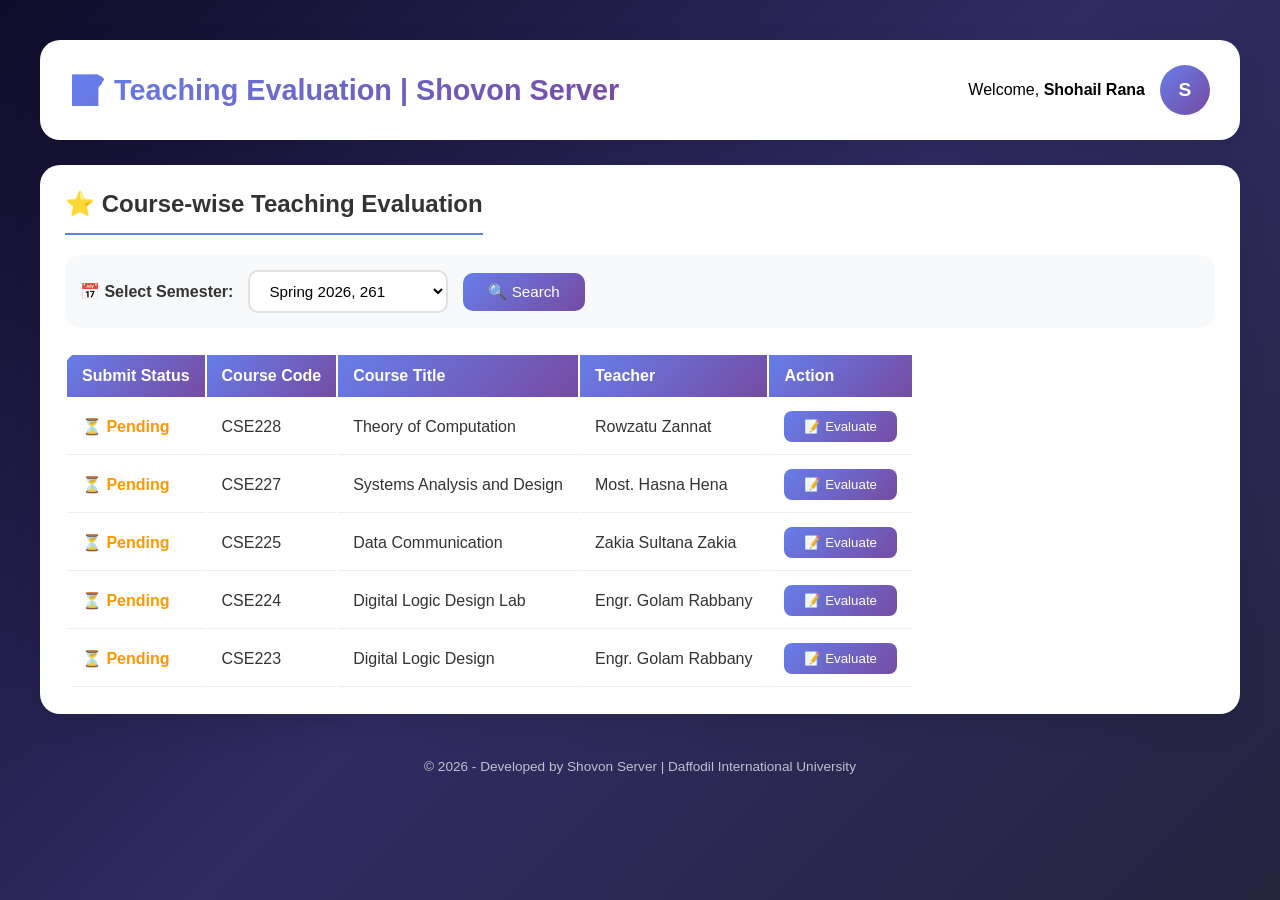
<file: 11.html>
<!DOCTYPE html>
<html lang="en">
<head>
    <meta charset="UTF-8">
    <meta name="viewport" content="width=device-width, initial-scale=1.0">
    <title>Teaching Evaluation - DIU Student Portal</title>
    <style>
        * {
            margin: 0;
            padding: 0;
            box-sizing: border-box;
            font-family: 'Poppins', 'Segoe UI', sans-serif;
        }

        body {
            background: linear-gradient(135deg, #0f0c29, #302b63, #24243e);
            min-height: 100vh;
            padding: 40px 20px;
        }

        .container {
            max-width: 1200px;
            margin: 0 auto;
        }

        /* Header Section */
        .header {
            background: white;
            padding: 25px 30px;
            border-radius: 20px;
            margin-bottom: 25px;
            display: flex;
            justify-content: space-between;
            align-items: center;
            box-shadow: 0 10px 30px rgba(0,0,0,0.1);
        }

        .header h1 {
            font-size: 1.8em;
            background: linear-gradient(135deg, #667eea, #764ba2);
            -webkit-background-clip: text;
            -webkit-text-fill-color: transparent;
        }

        .user-info {
            display: flex;
            align-items: center;
            gap: 15px;
        }

        .avatar {
            width: 50px;
            height: 50px;
            background: linear-gradient(135deg, #667eea, #764ba2);
            border-radius: 50%;
            display: flex;
            align-items: center;
            justify-content: center;
            font-weight: bold;
            font-size: 1.2em;
            color: white;
        }

        /* Card Styles */
        .card {
            background: white;
            border-radius: 20px;
            padding: 25px;
            margin-bottom: 25px;
            box-shadow: 0 10px 30px rgba(0,0,0,0.1);
            animation: fadeIn 0.5s ease;
        }

        @keyframes fadeIn {
            from { opacity: 0; transform: translateY(20px); }
            to { opacity: 1; transform: translateY(0); }
        }

        .card h2 {
            color: #333;
            margin-bottom: 20px;
            padding-bottom: 15px;
            border-bottom: 2px solid #667eea;
            display: inline-block;
        }

        /* Semester Selector */
        .semester-selector {
            display: flex;
            gap: 15px;
            align-items: center;
            flex-wrap: wrap;
            margin-bottom: 25px;
            padding: 15px;
            background: #f8f9fa;
            border-radius: 15px;
        }

        .semester-selector label {
            font-weight: 600;
            color: #333;
        }

        .semester-selector select {
            padding: 10px 15px;
            border: 2px solid #e0e0e0;
            border-radius: 10px;
            font-size: 0.95em;
            background: white;
            cursor: pointer;
            min-width: 200px;
        }

        .semester-selector select:focus {
            outline: none;
            border-color: #667eea;
        }

        .btn-search {
            background: linear-gradient(135deg, #667eea, #764ba2);
            color: white;
            border: none;
            padding: 10px 25px;
            border-radius: 10px;
            cursor: pointer;
            font-size: 0.95em;
            transition: all 0.3s;
        }

        .btn-search:hover {
            transform: translateY(-2px);
            box-shadow: 0 5px 15px rgba(102,126,234,0.4);
        }

        /* Data Table */
        .data-table {
            width: 100%;
            background: white;
            border-radius: 15px;
            overflow-x: auto;
            display: block;
        }

        .data-table th {
            background: linear-gradient(135deg, #667eea, #764ba2);
            color: white;
            padding: 12px 15px;
            text-align: left;
            font-weight: 600;
        }

        .data-table td {
            padding: 12px 15px;
            border-bottom: 1px solid #eee;
            color: #333;
        }

        .data-table tr:hover {
            background: #f5f5f5;
        }

        /* Status Badges */
        .status-submitted {
            color: #4caf50;
            font-weight: 600;
        }

        .status-pending {
            color: #ff9800;
            font-weight: 600;
        }

        /* Evaluate Button */
        .eval-btn {
            background: linear-gradient(135deg, #667eea, #764ba2);
            color: white;
            border: none;
            padding: 8px 20px;
            border-radius: 8px;
            cursor: pointer;
            transition: all 0.3s;
        }

        .eval-btn:hover {
            transform: scale(1.02);
            box-shadow: 0 3px 10px rgba(102,126,234,0.3);
        }

        /* Modal */
        .modal {
            display: none;
            position: fixed;
            top: 0;
            left: 0;
            width: 100%;
            height: 100%;
            background: rgba(0,0,0,0.6);
            justify-content: center;
            align-items: center;
            z-index: 1000;
        }

        .modal-content {
            background: white;
            border-radius: 25px;
            max-width: 600px;
            width: 90%;
            max-height: 85vh;
            overflow-y: auto;
            animation: modalFadeIn 0.3s ease;
        }

        @keyframes modalFadeIn {
            from { opacity: 0; transform: scale(0.9); }
            to { opacity: 1; transform: scale(1); }
        }

        .modal-header {
            background: linear-gradient(135deg, #667eea, #764ba2);
            color: white;
            padding: 20px;
            border-radius: 25px 25px 0 0;
            display: flex;
            justify-content: space-between;
            align-items: center;
        }

        .modal-header h3 {
            font-size: 1.3em;
        }

        .close-modal {
            background: none;
            border: none;
            color: white;
            font-size: 1.5em;
            cursor: pointer;
        }

        .modal-body {
            padding: 25px;
        }

        /* Question Card */
        .question-card {
            background: #f8f9fa;
            border-radius: 12px;
            padding: 15px;
            margin-bottom: 15px;
        }

        .question-card p {
            font-weight: 600;
            color: #333;
            margin-bottom: 10px;
        }

        .rating-option {
            display: inline-block;
            margin-right: 12px;
            margin-bottom: 8px;
            cursor: pointer;
        }

        .rating-option input {
            margin-right: 5px;
            cursor: pointer;
        }

        .form-group {
            margin-top: 15px;
        }

        .form-group label {
            display: block;
            font-weight: 600;
            color: #333;
            margin-bottom: 8px;
        }

        .form-group textarea {
            width: 100%;
            padding: 12px;
            border: 2px solid #e0e0e0;
            border-radius: 12px;
            font-size: 0.95em;
            resize: vertical;
        }

        .form-group textarea:focus {
            outline: none;
            border-color: #667eea;
        }

        .submit-btn {
            background: linear-gradient(135deg, #667eea, #764ba2);
            color: white;
            border: none;
            padding: 12px 30px;
            border-radius: 10px;
            cursor: pointer;
            font-size: 1em;
            width: 100%;
            margin-top: 15px;
            transition: all 0.3s;
        }

        .submit-btn:hover {
            transform: translateY(-2px);
            box-shadow: 0 5px 15px rgba(102,126,234,0.4);
        }

        /* Footer */
        .footer {
            text-align: center;
            padding: 20px;
            color: rgba(255,255,255,0.7);
            font-size: 0.85em;
        }

        @media (max-width: 768px) {
            .header { flex-direction: column; text-align: center; gap: 15px; }
            .semester-selector { flex-direction: column; align-items: stretch; }
            .data-table th, .data-table td { padding: 8px 10px; font-size: 0.8em; }
            .rating-option { display: block; margin-bottom: 8px; }
        }
    </style>
</head>
<body>
    <div class="container">
        <!-- Header -->
        <div class="header">
            <h1>📝 Teaching Evaluation | Shovon Server</h1>
            <div class="user-info">
                <span>Welcome, <strong>Shohail Rana</strong></span>
                <div class="avatar">S</div>
            </div>
        </div>

        <!-- Main Card -->
        <div class="card">
            <h2>⭐ Course-wise Teaching Evaluation</h2>
            
            <!-- Semester Selector -->
            <div class="semester-selector">
                <label>📅 Select Semester:</label>
                <select id="semesterSelect">
                    <option value="Spring 2026">Spring 2026, 261</option>
                    <option value="Fall 2025">Fall 2025, 253</option>
                </select>
                <button class="btn-search" onclick="loadEvaluationData()">🔍 Search</button>
            </div>

            <!-- Evaluation Table -->
            <div id="evaluationTable">
                <table class="data-table">
                    <thead>
                        <tr>
                            <th>Submit Status</th>
                            <th>Course Code</th>
                            <th>Course Title</th>
                            <th>Teacher</th>
                            <th>Action</th>
                        </tr>
                    </thead>
                    <tbody id="tableBody">
                        <tr><td colspan="5" style="text-align:center">Loading...</td></tr>
                    </tbody>
                </table>
            </div>
        </div>

        <div class="footer">
            <p>© 2026 - Developed by Shovon Server | Daffodil International University</p>
        </div>
    </div>

    <!-- Evaluation Modal -->
    <div id="evalModal" class="modal">
        <div class="modal-content">
            <div class="modal-header">
                <h3>📝 Course Evaluation Form</h3>
                <button class="close-modal" onclick="closeModal()">&times;</button>
            </div>
            <div class="modal-body" id="evalQuestions">
                <!-- Questions will be loaded here -->
            </div>
        </div>
    </div>

    <script>
        // Sample Data
        let teachingEval = JSON.parse(localStorage.getItem('teaching_eval_shovon')) || {};

        const studentData = {
            name: 'Shohail Rana',
            id: '0242420005104192',
            courses: {
                'Spring 2026': [
                    { code: 'CSE228', title: 'Theory of Computation', credit: 3, teacher: 'Rowzatu Zannat' },
                    { code: 'CSE227', title: 'Systems Analysis and Design', credit: 3, teacher: 'Most. Hasna Hena' },
                    { code: 'CSE225', title: 'Data Communication', credit: 3, teacher: 'Zakia Sultana Zakia' },
                    { code: 'CSE224', title: 'Digital Logic Design Lab', credit: 1.5, teacher: 'Engr. Golam Rabbany' },
                    { code: 'CSE223', title: 'Digital Logic Design', credit: 3, teacher: 'Engr. Golam Rabbany' }
                ],
                'Fall 2025': [
                    { code: 'CSE221', title: 'Object Oriented Programming', credit: 3, teacher: 'Hasnur Jahan' },
                    { code: 'CSE222', title: 'OOP Lab', credit: 1.5, teacher: 'Hasnur Jahan' },
                    { code: 'CSE215', title: 'Electronic Devices', credit: 3, teacher: 'Mohammad Al Rasel' }
                ]
            }
        };

        let currentCourse = null;

        function loadEvaluationData() {
            const semester = document.getElementById('semesterSelect').value;
            const courses = studentData.courses[semester] || [];
            
            if (courses.length === 0) {
                document.getElementById('tableBody').innerHTML = '<tr><td colspan="5" style="text-align:center">No courses found for this semester</td></tr>';
                return;
            }

            let html = '';
            courses.forEach(course => {
                const isSubmitted = teachingEval[course.code];
                html += `
                    <tr>
                        <td>${isSubmitted ? '<span class="status-submitted">✅ Submitted</span>' : '<span class="status-pending">⏳ Pending</span>'}</td>
                        <td>${course.code}</td>
                        <td>${course.title}</td>
                        <td>${course.teacher}</td>
                        <td><button class="eval-btn" onclick="openEvaluationModal('${course.code}')" ${isSubmitted ? 'disabled style="opacity:0.5"' : ''}>📝 Evaluate</button></td>
                    </tr>
                `;
            });
            document.getElementById('tableBody').innerHTML = html;
        }

        function openEvaluationModal(courseCode) {
            currentCourse = courseCode;
            const course = findCourse(courseCode);
            
            const questionsHtml = `
                <div class="question-card">
                    <p>📌 <strong>1. Teaching Quality & Methodology:</strong></p>
                    <div>
                        <label class="rating-option"><input type="radio" name="q1" value="5"> ⭐⭐⭐⭐⭐ (Excellent)</label>
                        <label class="rating-option"><input type="radio" name="q1" value="4"> ⭐⭐⭐⭐ (Good)</label>
                        <label class="rating-option"><input type="radio" name="q1" value="3"> ⭐⭐⭐ (Average)</label>
                        <label class="rating-option"><input type="radio" name="q1" value="2"> ⭐⭐ (Poor)</label>
                        <label class="rating-option"><input type="radio" name="q1" value="1"> ⭐ (Very Poor)</label>
                    </div>
                </div>
                <div class="question-card">
                    <p>📌 <strong>2. Course Content & Material Quality:</strong></p>
                    <div>
                        <label class="rating-option"><input type="radio" name="q2" value="5"> Excellent</label>
                        <label class="rating-option"><input type="radio" name="q2" value="4"> Good</label>
                        <label class="rating-option"><input type="radio" name="q2" value="3"> Average</label>
                        <label class="rating-option"><input type="radio" name="q2" value="2"> Poor</label>
                        <label class="rating-option"><input type="radio" name="q2" value="1"> Very Poor</label>
                    </div>
                </div>
                <div class="question-card">
                    <p>📌 <strong>3. Communication & Student Interaction:</strong></p>
                    <div>
                        <label class="rating-option"><input type="radio" name="q3" value="5"> Excellent</label>
                        <label class="rating-option"><input type="radio" name="q3" value="4"> Good</label>
                        <label class="rating-option"><input type="radio" name="q3" value="3"> Average</label>
                        <label class="rating-option"><input type="radio" name="q3" value="2"> Poor</label>
                        <label class="rating-option"><input type="radio" name="q3" value="1"> Very Poor</label>
                    </div>
                </div>
                <div class="question-card">
                    <p>📌 <strong>4. Punctuality, Discipline & Class Management:</strong></p>
                    <div>
                        <label class="rating-option"><input type="radio" name="q4" value="5"> Excellent</label>
                        <label class="rating-option"><input type="radio" name="q4" value="4"> Good</label>
                        <label class="rating-option"><input type="radio" name="q4" value="3"> Average</label>
                        <label class="rating-option"><input type="radio" name="q4" value="2"> Poor</label>
                        <label class="rating-option"><input type="radio" name="q4" value="1"> Very Poor</label>
                    </div>
                </div>
                <div class="question-card">
                    <p>📌 <strong>5. Overall Satisfaction & Recommendation:</strong></p>
                    <div>
                        <label class="rating-option"><input type="radio" name="q5" value="5"> ⭐⭐⭐⭐⭐ (Highly Recommended)</label>
                        <label class="rating-option"><input type="radio" name="q5" value="4"> ⭐⭐⭐⭐ (Recommended)</label>
                        <label class="rating-option"><input type="radio" name="q5" value="3"> ⭐⭐⭐ (Neutral)</label>
                        <label class="rating-option"><input type="radio" name="q5" value="2"> ⭐⭐ (Not Recommended)</label>
                        <label class="rating-option"><input type="radio" name="q5" value="1"> ⭐ (Terrible)</label>
                    </div>
                </div>
                <div class="form-group">
                    <label>💬 Additional Comments / Feedback:</label>
                    <textarea id="evalComment" rows="4" placeholder="Share your valuable feedback about the course and teacher..."></textarea>
                </div>
                <button class="submit-btn" onclick="submitEvaluation()">✅ Submit Evaluation</button>
            `;
            document.getElementById('evalQuestions').innerHTML = questionsHtml;
            document.getElementById('evalModal').style.display = 'flex';
        }

        function findCourse(courseCode) {
            for (let semester in studentData.courses) {
                const found = studentData.courses[semester].find(c => c.code === courseCode);
                if (found) return found;
            }
            return null;
        }

        function submitEvaluation() {
            const q1 = document.querySelector('input[name="q1"]:checked')?.value;
            const q2 = document.querySelector('input[name="q2"]:checked')?.value;
            const q3 = document.querySelector('input[name="q3"]:checked')?.value;
            const q4 = document.querySelector('input[name="q4"]:checked')?.value;
            const q5 = document.querySelector('input[name="q5"]:checked')?.value;
            const comment = document.getElementById('evalComment')?.value;

            if (!q1 || !q2 || !q3 || !q4 || !q5) {
                alert('⚠️ Please answer all questions before submitting!');
                return;
            }

            teachingEval[currentCourse] = true;
            localStorage.setItem('teaching_eval_shovon', JSON.stringify(teachingEval));

            const totalScore = (parseInt(q1) + parseInt(q2) + parseInt(q3) + parseInt(q4) + parseInt(q5)) / 5;
            let rating = '';
            if (totalScore >= 4.5) rating = 'Excellent ⭐⭐⭐⭐⭐';
            else if (totalScore >= 3.5) rating = 'Good ⭐⭐⭐⭐';
            else if (totalScore >= 2.5) rating = 'Average ⭐⭐⭐';
            else rating = 'Needs Improvement ⭐⭐';

            alert(`✅ Evaluation Submitted Successfully!\n\nCourse: ${currentCourse}\nOverall Rating: ${rating}\n\nThank you for your valuable feedback!`);
            
            closeModal();
            loadEvaluationData();
        }

        function closeModal() {
            document.getElementById('evalModal').style.display = 'none';
            currentCourse = null;
        }

        // Load initial data
        loadEvaluationData();
    </script>
</body>
</html>
</file>
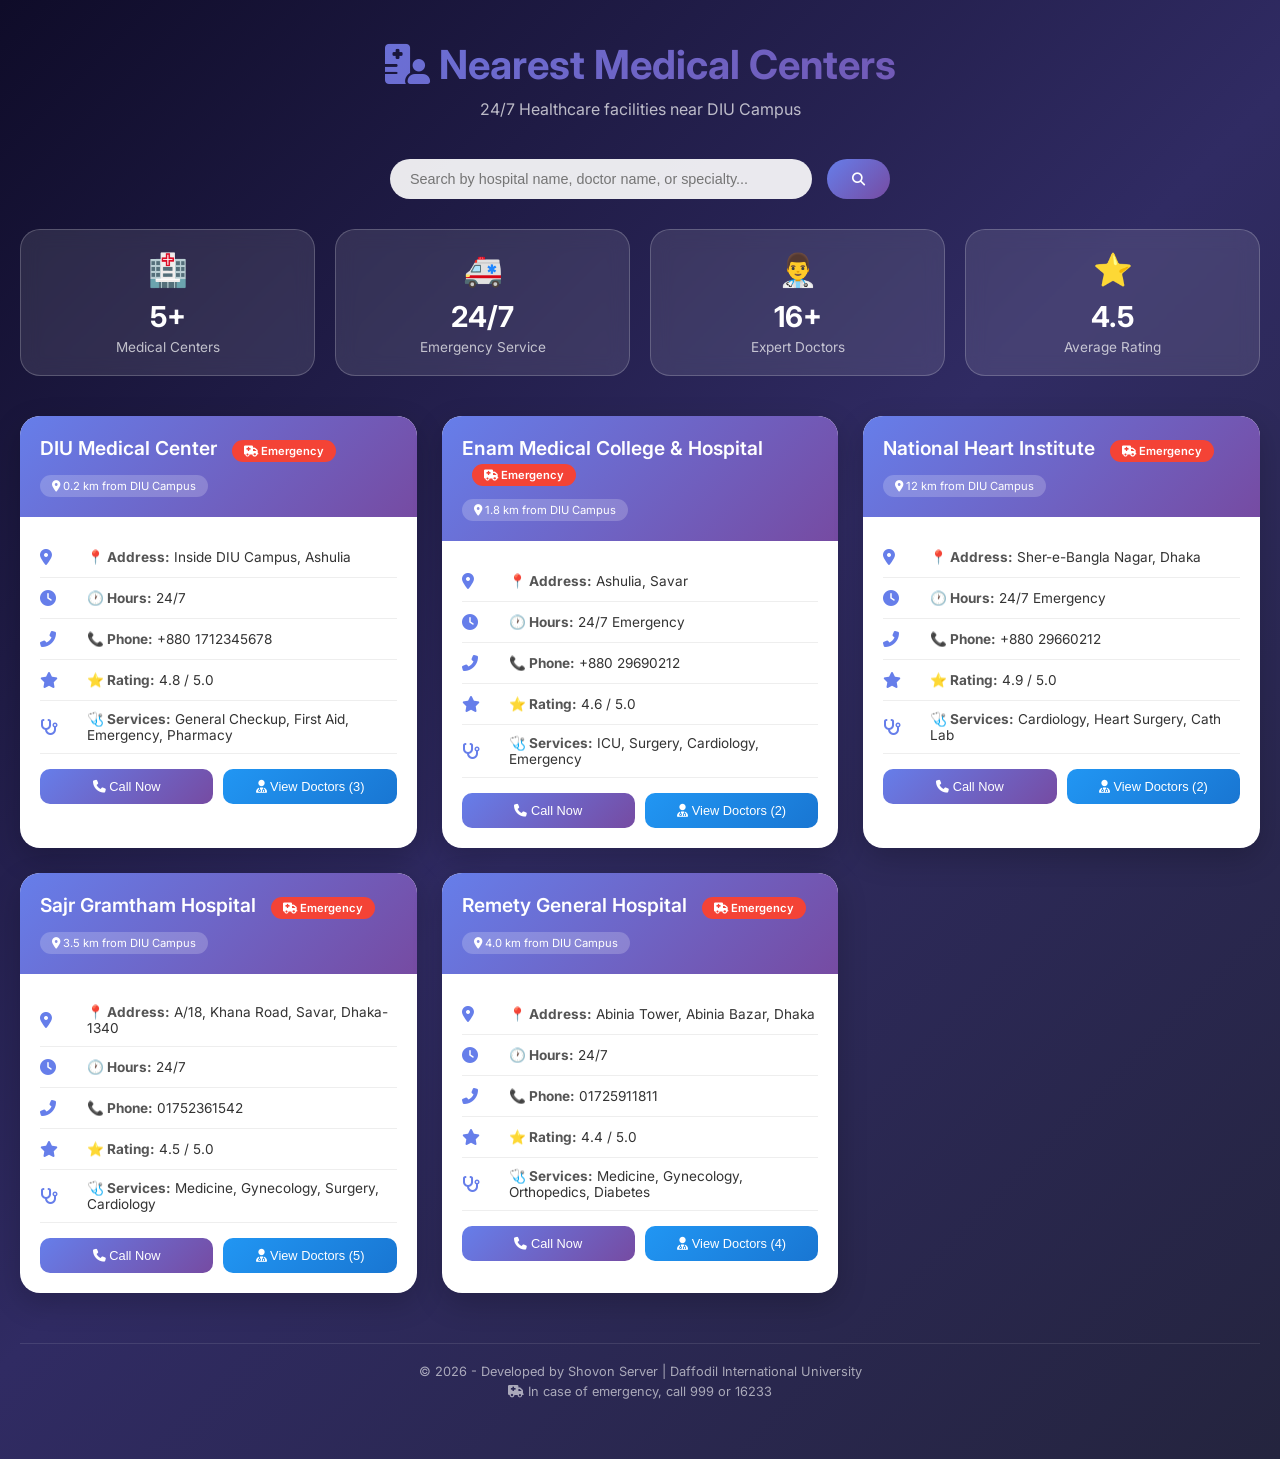
<file: 2.html>
<!DOCTYPE html>
<html lang="en">
<head>
    <meta charset="UTF-8">
    <meta name="viewport" content="width=device-width, initial-scale=1.0">
    <title>Nearest Medical - DIU Student Portal</title>
    <link href="https://fonts.googleapis.com/css2?family=Inter:wght@300;400;500;600;700;800&display=swap" rel="stylesheet">
    <link rel="stylesheet" href="https://cdnjs.cloudflare.com/ajax/libs/font-awesome/6.4.0/css/all.min.css">
    <style>
        * {
            margin: 0;
            padding: 0;
            box-sizing: border-box;
        }

        body {
            font-family: 'Inter', sans-serif;
            background: linear-gradient(135deg, #0f0c29, #302b63, #24243e);
            min-height: 100vh;
            padding: 40px 20px;
        }

        .container {
            max-width: 1400px;
            margin: 0 auto;
        }

        .header {
            text-align: center;
            margin-bottom: 40px;
        }

        .header h1 {
            font-size: 2.5rem;
            background: linear-gradient(135deg, #667eea, #764ba2);
            -webkit-background-clip: text;
            -webkit-text-fill-color: transparent;
            margin-bottom: 10px;
        }

        .header p {
            color: rgba(255,255,255,0.7);
            font-size: 1rem;
        }

        .search-section {
            margin-bottom: 30px;
        }

        .search-box {
            display: flex;
            gap: 15px;
            max-width: 500px;
            margin: 0 auto;
        }

        .search-box input {
            flex: 1;
            padding: 12px 20px;
            border: none;
            border-radius: 30px;
            font-size: 0.9rem;
            background: rgba(255,255,255,0.9);
        }

        .search-box input:focus {
            outline: none;
            background: white;
        }

        .search-box button {
            background: linear-gradient(135deg, #667eea, #764ba2);
            border: none;
            padding: 0 25px;
            border-radius: 30px;
            color: white;
            cursor: pointer;
        }

        .stats-grid {
            display: grid;
            grid-template-columns: repeat(4, 1fr);
            gap: 20px;
            margin-bottom: 40px;
        }

        .stat-card {
            background: rgba(255,255,255,0.1);
            backdrop-filter: blur(10px);
            border-radius: 20px;
            padding: 20px;
            text-align: center;
            transition: all 0.3s ease;
            border: 1px solid rgba(255,255,255,0.2);
        }

        .stat-card:hover {
            transform: translateY(-5px);
            background: rgba(255,255,255,0.15);
        }

        .stat-icon {
            font-size: 2rem;
            margin-bottom: 10px;
        }

        .stat-card h3 {
            color: white;
            font-size: 1.8rem;
            margin-bottom: 5px;
        }

        .stat-card p {
            color: rgba(255,255,255,0.7);
            font-size: 0.85rem;
        }

        .medical-grid {
            display: grid;
            grid-template-columns: repeat(auto-fit, minmax(380px, 1fr));
            gap: 25px;
        }

        .medical-card {
            background: white;
            border-radius: 20px;
            overflow: hidden;
            transition: all 0.3s ease;
            box-shadow: 0 10px 30px rgba(0,0,0,0.2);
        }

        .medical-card:hover {
            transform: translateY(-5px);
            box-shadow: 0 20px 40px rgba(0,0,0,0.3);
        }

        .card-header {
            background: linear-gradient(135deg, #667eea, #764ba2);
            padding: 20px;
            color: white;
        }

        .card-header h3 {
            font-size: 1.2rem;
            font-weight: 600;
            margin-bottom: 5px;
        }

        .distance-badge {
            display: inline-block;
            background: rgba(255,255,255,0.2);
            padding: 4px 12px;
            border-radius: 20px;
            font-size: 0.7rem;
            margin-top: 8px;
        }

        .emergency-badge {
            display: inline-block;
            background: #f44336;
            color: white;
            padding: 4px 12px;
            border-radius: 20px;
            font-size: 0.7rem;
            font-weight: 600;
            margin-left: 10px;
        }

        .card-body {
            padding: 20px;
        }

        .info-row {
            display: flex;
            align-items: center;
            gap: 12px;
            padding: 10px 0;
            border-bottom: 1px solid #eee;
        }

        .info-icon {
            width: 35px;
            color: #667eea;
            font-size: 1rem;
        }

        .info-text {
            flex: 1;
            color: #333;
            font-size: 0.85rem;
        }

        .info-text strong {
            color: #555;
        }

        .btn-group {
            display: flex;
            gap: 10px;
            margin-top: 15px;
            flex-wrap: wrap;
        }

        .call-btn, .doctor-btn, .serial-btn {
            flex: 1;
            background: linear-gradient(135deg, #667eea, #764ba2);
            color: white;
            border: none;
            padding: 10px;
            border-radius: 10px;
            cursor: pointer;
            font-size: 0.8rem;
            transition: all 0.3s;
            text-align: center;
        }

        .doctor-btn {
            background: linear-gradient(135deg, #2196f3, #1976d2);
        }

        .serial-btn {
            background: linear-gradient(135deg, #4caf50, #388e3c);
        }

        .call-btn:hover, .doctor-btn:hover, .serial-btn:hover {
            transform: translateY(-2px);
            box-shadow: 0 5px 15px rgba(0,0,0,0.2);
        }

        .modal {
            display: none;
            position: fixed;
            top: 0;
            left: 0;
            width: 100%;
            height: 100%;
            background: rgba(0,0,0,0.7);
            justify-content: center;
            align-items: center;
            z-index: 1000;
        }

        .modal-content {
            background: white;
            border-radius: 20px;
            max-width: 550px;
            width: 90%;
            max-height: 80vh;
            overflow-y: auto;
            animation: modalFadeIn 0.3s ease;
        }

        @keyframes modalFadeIn {
            from { opacity: 0; transform: scale(0.9); }
            to { opacity: 1; transform: scale(1); }
        }

        .modal-header {
            background: linear-gradient(135deg, #667eea, #764ba2);
            color: white;
            padding: 20px;
            border-radius: 20px 20px 0 0;
            display: flex;
            justify-content: space-between;
            align-items: center;
        }

        .modal-header h3 {
            font-size: 1.2rem;
        }

        .close-modal {
            background: none;
            border: none;
            color: white;
            font-size: 1.5rem;
            cursor: pointer;
        }

        .modal-body {
            padding: 20px;
        }

        .doctor-card {
            background: #f8f9fa;
            border-radius: 12px;
            padding: 15px;
            margin-bottom: 15px;
            border-left: 3px solid #667eea;
        }

        .doctor-name {
            font-size: 1rem;
            font-weight: 600;
            color: #333;
            margin-bottom: 8px;
        }

        .doctor-specialty {
            font-size: 0.8rem;
            color: #667eea;
            margin-bottom: 5px;
        }

        .doctor-details {
            font-size: 0.75rem;
            color: #666;
            margin-bottom: 10px;
        }

        .schedule {
            background: #e8f5e9;
            padding: 8px;
            border-radius: 8px;
            font-size: 0.75rem;
            margin-top: 8px;
        }

        .serial-form {
            margin-top: 15px;
        }

        .serial-form input, .serial-form select {
            width: 100%;
            padding: 10px;
            margin: 10px 0;
            border: 1px solid #ddd;
            border-radius: 8px;
        }

        .submit-serial {
            background: linear-gradient(135deg, #4caf50, #388e3c);
            color: white;
            border: none;
            padding: 12px;
            border-radius: 10px;
            cursor: pointer;
            width: 100%;
            font-size: 0.9rem;
        }

        .no-results {
            text-align: center;
            padding: 40px;
            color: #666;
            background: white;
            border-radius: 20px;
        }

        .footer {
            text-align: center;
            margin-top: 50px;
            padding: 20px;
            color: rgba(255,255,255,0.6);
            font-size: 0.8rem;
            border-top: 1px solid rgba(255,255,255,0.1);
        }

        @media (max-width: 768px) {
            .stats-grid {
                grid-template-columns: repeat(2, 1fr);
                gap: 15px;
            }
            .header h1 {
                font-size: 1.8rem;
            }
            .medical-grid {
                grid-template-columns: 1fr;
            }
            .btn-group {
                flex-direction: column;
            }
        }
    </style>
</head>
<body>
    <div class="container">
        <div class="header">
            <h1><i class="fas fa-hospital-user"></i> Nearest Medical Centers</h1>
            <p>24/7 Healthcare facilities near DIU Campus</p>
        </div>

        <div class="search-section">
            <div class="search-box">
                <input type="text" id="searchInput" placeholder="Search by hospital name, doctor name, or specialty..." onkeyup="searchHospitals()">
                <button onclick="searchHospitals()"><i class="fas fa-search"></i></button>
            </div>
        </div>

        <div class="stats-grid">
            <div class="stat-card"><div class="stat-icon">🏥</div><h3 id="totalHospitals">5+</h3><p>Medical Centers</p></div>
            <div class="stat-card"><div class="stat-icon">🚑</div><h3>24/7</h3><p>Emergency Service</p></div>
            <div class="stat-card"><div class="stat-icon">👨‍⚕️</div><h3 id="totalDoctors">35+</h3><p>Expert Doctors</p></div>
            <div class="stat-card"><div class="stat-icon">⭐</div><h3>4.5</h3><p>Average Rating</p></div>
        </div>

        <div class="medical-grid" id="medicalGrid"></div>

        <div class="footer">
            <p>© 2026 - Developed by Shovon Server | Daffodil International University</p>
            <p style="margin-top: 5px;"><i class="fas fa-ambulance"></i> In case of emergency, call 999 or 16233</p>
        </div>
    </div>

    <!-- Doctors Modal -->
    <div id="doctorsModal" class="modal">
        <div class="modal-content">
            <div class="modal-header">
                <h3 id="doctorsModalTitle">Available Doctors</h3>
                <button class="close-modal" onclick="closeDoctorsModal()">&times;</button>
            </div>
            <div class="modal-body" id="doctorsList"></div>
        </div>
    </div>

    <!-- Book Serial Modal -->
    <div id="serialModal" class="modal">
        <div class="modal-content">
            <div class="modal-header">
                <h3>Book Appointment (Serial)</h3>
                <button class="close-modal" onclick="closeSerialModal()">&times;</button>
            </div>
            <div class="modal-body">
                <div id="serialDoctorInfo"></div>
                <div class="serial-form">
                    <input type="text" id="patientName" placeholder="Your Full Name">
                    <input type="text" id="patientPhone" placeholder="Phone Number">
                    <input type="email" id="patientEmail" placeholder="Email Address">
                    <select id="appointmentDate">
                        <option value="">Select Date</option>
                        <option value="Today">Today</option>
                        <option value="Tomorrow">Tomorrow</option>
                        <option value="Day After Tomorrow">Day After Tomorrow</option>
                    </select>
                    <select id="appointmentTime">
                        <option value="">Select Time Slot</option>
                        <option value="09:00 AM">09:00 AM</option>
                        <option value="10:00 AM">10:00 AM</option>
                        <option value="11:00 AM">11:00 AM</option>
                        <option value="12:00 PM">12:00 PM</option>
                        <option value="02:00 PM">02:00 PM</option>
                        <option value="03:00 PM">03:00 PM</option>
                        <option value="04:00 PM">04:00 PM</option>
                        <option value="05:00 PM">05:00 PM</option>
                        <option value="06:00 PM">06:00 PM</option>
                        <option value="07:00 PM">07:00 PM</option>
                        <option value="08:00 PM">08:00 PM</option>
                    </select>
                    <button class="submit-serial" onclick="bookSerial()">Confirm Appointment</button>
                </div>
            </div>
        </div>
    </div>

    <script>
        // Doctors Data
        const doctorsData = {
            "DIU Medical Center": [
                { name: "Dr. Md. Abdur Rahman", specialty: "MBBS, FCPS (Medicine)", experience: "15 years", schedule: "Sat-Wed: 10AM - 2PM", chamber: "Room 101", expertise: ["General Medicine", "Fever", "Chest Problems"], fee: "500 TK" },
                { name: "Dr. Fatema Begum", specialty: "MBBS, DGO (Gynecology)", experience: "12 years", schedule: "Sat-Thu: 3PM - 6PM", chamber: "Room 102", expertise: ["Women's Health", "Pregnancy Care"], fee: "600 TK" },
                { name: "Dr. Shahidul Islam", specialty: "MBBS, BCS (Health)", experience: "10 years", schedule: "Sun-Thu: 9AM - 1PM", chamber: "Room 103", expertise: ["Pediatrics", "Child Nutrition"], fee: "500 TK" }
            ],
            "Enam Medical College & Hospital": [
                { name: "Prof. Dr. Abul Kalam Azad", specialty: "MBBS, MD (Cardiology)", experience: "25 years", schedule: "Sun-Tue: 10AM - 1PM", chamber: "Cardiology Dept", expertise: ["Heart Disease", "Hypertension"], fee: "1200 TK" },
                { name: "Dr. Salma Khatun", specialty: "MBBS, FCPS (Surgery)", experience: "18 years", schedule: "Sat-Wed: 2PM - 5PM", chamber: "Surgery Dept", expertise: ["General Surgery"], fee: "1000 TK" }
            ],
            "National Heart Institute": [
                { name: "Dr. Manarjan Khan", specialty: "MBBS (DMC), MCP (Cardiology)", experience: "15 years", schedule: "Saturday: 4PM - 7PM", chamber: "National Heart Institute", expertise: ["Heart Disease", "Blood Pressure"], fee: "1000 TK" },
                { name: "Dr. Md. Sharowar Hossain", specialty: "MBBS, D-Card (Cardiology)", experience: "12 years", schedule: "Saturday: 3PM - 6PM", chamber: "National Heart Institute", expertise: ["Cardiology"], fee: "800 TK" }
            ],
            "Sajr Gramtham Hospital": [
                { name: "Dr. Khaleda Khatun", specialty: "MBBS, FCPS, DGO", experience: "Gynecology Specialist", schedule: "Daily: 11AM - 2PM, 5:30PM - 7:30PM", chamber: "Sajr Gramtham Hospital", expertise: ["Gynecology", "Obstetrics"], fee: "800 TK" },
                { name: "Dr. Nasima Begum", specialty: "MBBS, FCPS, DMEd (UK)", experience: "Gynecology Specialist", schedule: "Thursday: 5PM - 6PM", chamber: "Sajr Gramtham Hospital", expertise: ["Complex Gynecology"], fee: "1000 TK" },
                { name: "Dr. Umme Samida", specialty: "MBBS, DM (Diabetes)", experience: "Diabetes Specialist", schedule: "Sat & Tue: 4PM - 6PM", chamber: "Sajr Gramtham Hospital", expertise: ["Diabetes", "Thyroid"], fee: "700 TK" },
                { name: "Dr. H M Nazmul Ahsan", specialty: "MBBS, BCS, FCPS (Medicine)", experience: "Medicine Specialist", schedule: "Sat, Mon, Wed, Thu: 5PM - 6PM", chamber: "Sajr Gramtham Hospital", expertise: ["General Medicine"], fee: "600 TK" },
                { name: "Dr. Md. Mahbub Islam", specialty: "MBBS, BCS, MRCP", experience: "Gastro Specialist", schedule: "Friday: 10AM - 5PM", chamber: "Sajr Gramtham Hospital", expertise: ["Gastro", "Liver Disease"], fee: "800 TK" }
            ],
            "Remety General Hospital": [
                { name: "Dr. Momota Farzana", specialty: "MBBS (DU), MRCOG (London)", experience: "Gynecology Specialist", schedule: "Sun & Tue: 5PM - 7PM", chamber: "Remety Hospital", expertise: ["Gynecology", "Obstetrics"], fee: "700 TK" },
                { name: "Dr. S.M. Nazmul Haque", specialty: "MBBS", experience: "Medicine Specialist", schedule: "Mon & Wed: 10AM - 5PM", chamber: "Remety Hospital", expertise: ["Medicine", "Diabetes"], fee: "600 TK" },
                { name: "Dr. Tahumina Akhter", specialty: "MBBS (DU), FCPS (FP)", experience: "Gynecology", schedule: "Sunday: 5PM - 7PM", chamber: "Remety Hospital", expertise: ["Women's Health"], fee: "600 TK" },
                { name: "Dr. Tanvin Suhiti", specialty: "MBBS (UMU)", experience: "Medicine & Gynecology", schedule: "Saturday: 10AM - 5PM", chamber: "Remety Hospital", expertise: ["Medicine", "Gynecology"], fee: "600 TK" }
            ]
        };

        // Hospital Data
        const medicalData = [
            { name: "DIU Medical Center", type: "University Clinic", address: "Inside DIU Campus, Ashulia", distance: "0.2 km", hours: "24/7", phone: "+880 1712345678", emergency: true, services: ["General Checkup", "First Aid", "Emergency", "Pharmacy"], rating: 4.8 },
            { name: "Enam Medical College & Hospital", type: "Full Hospital", address: "Ashulia, Savar", distance: "1.8 km", hours: "24/7 Emergency", phone: "+880 29690212", emergency: true, services: ["ICU", "Surgery", "Cardiology", "Emergency"], rating: 4.6 },
            { name: "National Heart Institute", type: "Cardiology Hospital", address: "Sher-e-Bangla Nagar, Dhaka", distance: "12 km", hours: "24/7 Emergency", phone: "+880 29660212", emergency: true, services: ["Cardiology", "Heart Surgery", "Cath Lab"], rating: 4.9 },
            { name: "Sajr Gramtham Hospital", type: "Multi-specialty", address: "A/18, Khana Road, Savar, Dhaka-1340", distance: "3.5 km", hours: "24/7", phone: "01752361542", emergency: true, services: ["Medicine", "Gynecology", "Surgery", "Cardiology"], rating: 4.5 },
            { name: "Remety General Hospital", type: "General Hospital", address: "Abinia Tower, Abinia Bazar, Dhaka", distance: "4.0 km", hours: "24/7", phone: "01725911811", emergency: true, services: ["Medicine", "Gynecology", "Orthopedics", "Diabetes"], rating: 4.4 }
        ];

        let currentDoctor = null;

        function updateStats() {
            document.getElementById('totalHospitals').innerHTML = medicalData.length + "+";
            let totalDocs = 0;
            for (let hospital in doctorsData) {
                totalDocs += doctorsData[hospital].length;
            }
            document.getElementById('totalDoctors').innerHTML = totalDocs + "+";
        }

        function renderMedicalCenters(filterTerm = "") {
            const grid = document.getElementById('medicalGrid');
            let filteredData = medicalData;
            
            if (filterTerm) {
                filteredData = medicalData.filter(center => 
                    center.name.toLowerCase().includes(filterTerm.toLowerCase()) ||
                    center.address.toLowerCase().includes(filterTerm.toLowerCase()) ||
                    center.services.some(s => s.toLowerCase().includes(filterTerm.toLowerCase()))
                );
            }
            
            if (filteredData.length === 0) {
                grid.innerHTML = '<div class="no-results">😔 No hospitals found matching your search. Please try another keyword.</div>';
                return;
            }
            
            grid.innerHTML = filteredData.map(center => {
                const doctorCount = doctorsData[center.name] ? doctorsData[center.name].length : 0;
                return `
                    <div class="medical-card">
                        <div class="card-header">
                            <h3>${center.name} ${center.emergency ? '<span class="emergency-badge"><i class="fas fa-ambulance"></i> Emergency</span>' : ''}</h3>
                            <span class="distance-badge"><i class="fas fa-map-marker-alt"></i> ${center.distance} from DIU Campus</span>
                        </div>
                        <div class="card-body">
                            <div class="info-row"><div class="info-icon"><i class="fas fa-map-marker-alt"></i></div><div class="info-text"><strong>📍 Address:</strong> ${center.address}</div></div>
                            <div class="info-row"><div class="info-icon"><i class="fas fa-clock"></i></div><div class="info-text"><strong>🕐 Hours:</strong> ${center.hours}</div></div>
                            <div class="info-row"><div class="info-icon"><i class="fas fa-phone-alt"></i></div><div class="info-text"><strong>📞 Phone:</strong> ${center.phone}</div></div>
                            <div class="info-row"><div class="info-icon"><i class="fas fa-star"></i></div><div class="info-text"><strong>⭐ Rating:</strong> ${center.rating} / 5.0</div></div>
                            <div class="info-row"><div class="info-icon"><i class="fas fa-stethoscope"></i></div><div class="info-text"><strong>🩺 Services:</strong> ${center.services.join(", ")}</div></div>
                            <div class="btn-group">
                                <button class="call-btn" onclick="makeCall('${center.phone}')"><i class="fas fa-phone"></i> Call Now</button>
                                <button class="doctor-btn" onclick="showDoctors('${center.name}')"><i class="fas fa-user-md"></i> View Doctors (${doctorCount})</button>
                            </div>
                        </div>
                    </div>
                `;
            }).join('');
        }

        function searchHospitals() {
            const searchTerm = document.getElementById('searchInput').value;
            renderMedicalCenters(searchTerm);
        }

        function makeCall(phone) {
            window.location.href = `tel:${phone}`;
        }

        function showDoctors(hospitalName) {
            const doctors = doctorsData[hospitalName] || [];
            document.getElementById('doctorsModalTitle').innerHTML = `👨‍⚕️ Doctors at ${hospitalName} (${doctors.length} doctors)`;
            
            let doctorsHtml = '';
            doctors.forEach(doctor => {
                doctorsHtml += `
                    <div class="doctor-card">
                        <div class="doctor-name"><i class="fas fa-user-md"></i> ${doctor.name}</div>
                        <div class="doctor-specialty">${doctor.specialty}</div>
                        <div class="doctor-details"><i class="fas fa-briefcase"></i> Experience: ${doctor.experience}</div>
                        <div class="doctor-details"><i class="fas fa-clock"></i> Schedule: ${doctor.schedule}</div>
                        <div class="doctor-details"><i class="fas fa-stethoscope"></i> Expertise: ${doctor.expertise.join(", ")}</div>
                        <div class="doctor-details"><i class="fas fa-money-bill-wave"></i> Fee: ${doctor.fee}</div>
                        <div class="schedule"><i class="fas fa-map-marker-alt"></i> Chamber: ${doctor.chamber}</div>
                        <button class="serial-btn" style="margin-top: 12px; width: 100%;" onclick="bookSerialWithDoctor('${hospitalName}', '${doctor.name}', '${doctor.specialty}')">
                            <i class="fas fa-calendar-check"></i> Book Appointment (Serial)
                        </button>
                    </div>
                `;
            });
            
            if (doctors.length === 0) {
                doctorsHtml = '<p style="text-align:center; padding:20px;">No doctor information available for this center.</p>';
            }
            
            document.getElementById('doctorsList').innerHTML = doctorsHtml;
            document.getElementById('doctorsModal').style.display = 'flex';
        }

        function bookSerialWithDoctor(hospitalName, doctorName, specialty) {
            currentDoctor = { hospital: hospitalName, name: doctorName, specialty: specialty };
            document.getElementById('serialDoctorInfo').innerHTML = `
                <div class="doctor-card" style="margin-bottom: 15px;">
                    <div class="doctor-name"><i class="fas fa-hospital"></i> ${hospitalName}</div>
                    <div class="doctor-name"><i class="fas fa-user-md"></i> ${doctorName}</div>
                    <div class="doctor-specialty">${specialty}</div>
                </div>
            `;
            document.getElementById('serialModal').style.display = 'flex';
            closeDoctorsModal();
        }

        function bookSerial() {
            const name = document.getElementById('patientName').value;
            const phone = document.getElementById('patientPhone').value;
            const email = document.getElementById('patientEmail').value;
            const date = document.getElementById('appointmentDate').value;
            const time = document.getElementById('appointmentTime').value;
            
            if (!name || !phone || !date || !time) {
                alert('Please fill all required fields!');
                return;
            }
            
            const appointmentId = 'APT' + Math.floor(Math.random() * 1000000);
            const message = `✅ Appointment Confirmed!\n\n📋 Appointment ID: ${appointmentId}\n🏥 Hospital: ${currentDoctor.hospital}\n👨‍⚕️ Doctor: ${currentDoctor.name}\n📅 Date: ${date}\n⏰ Time: ${time}\n👤 Patient: ${name}\n📞 Phone: ${phone}\n📧 Email: ${email}\n\n💡 Please reach 15 minutes before the scheduled time.\n🚑 For emergency, call 999.`;
            
            alert(message);
            
            document.getElementById('patientName').value = '';
            document.getElementById('patientPhone').value = '';
            document.getElementById('patientEmail').value = '';
            document.getElementById('appointmentDate').value = '';
            document.getElementById('appointmentTime').value = '';
            
            closeSerialModal();
        }

        function closeDoctorsModal() {
            document.getElementById('doctorsModal').style.display = 'none';
        }

        function closeSerialModal() {
            document.getElementById('serialModal').style.display = 'none';
            currentDoctor = null;
        }

        updateStats();
        renderMedicalCenters();
    </script>
</body>
</html>
</file>
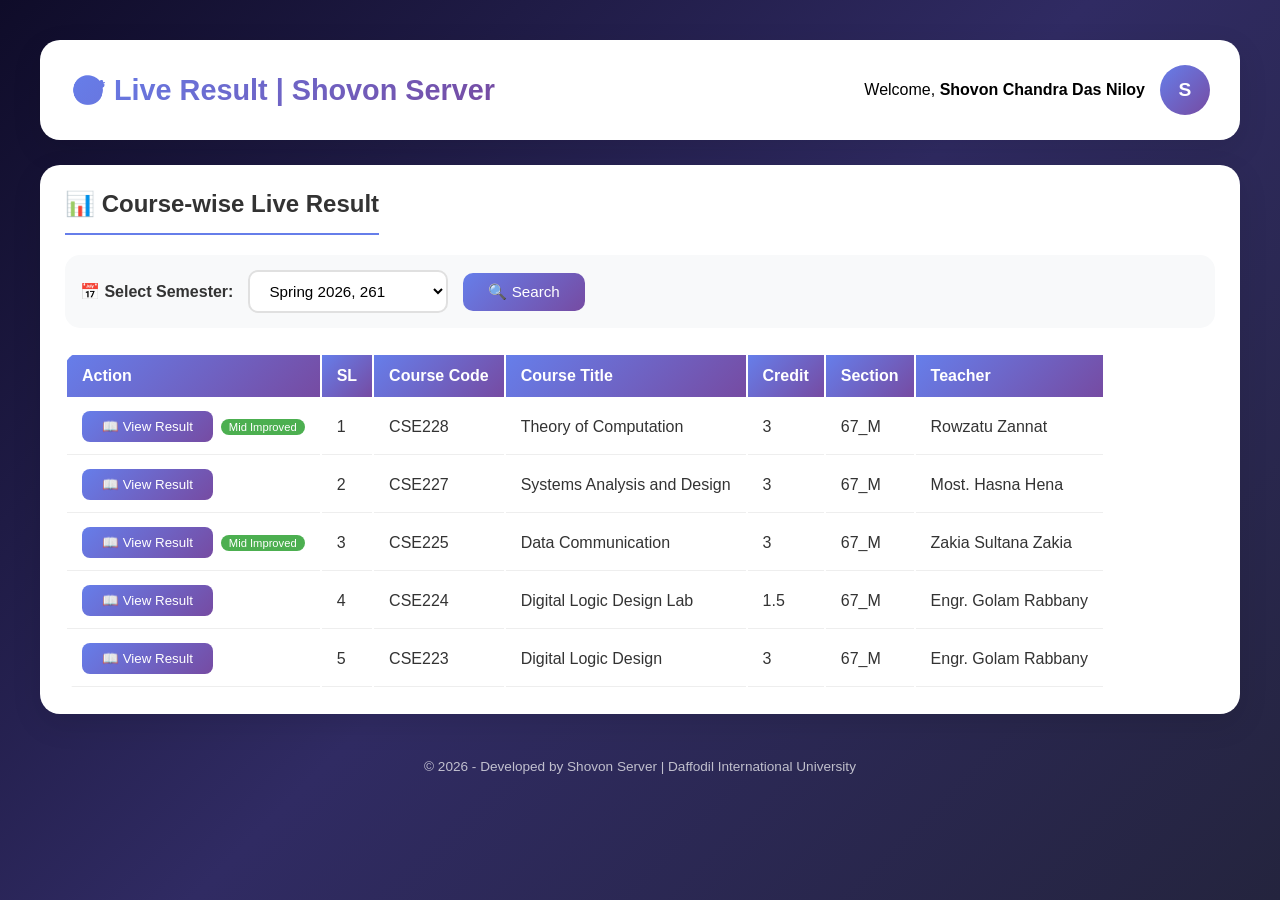
<file: 3.html>
<!DOCTYPE html>
<html lang="en">
<head>
    <meta charset="UTF-8">
    <meta name="viewport" content="width=device-width, initial-scale=1.0">
    <title>Live Result - DIU Student Portal</title>
    <style>
        * {
            margin: 0;
            padding: 0;
            box-sizing: border-box;
            font-family: 'Poppins', 'Segoe UI', sans-serif;
        }

        body {
            background: linear-gradient(135deg, #0f0c29, #302b63, #24243e);
            min-height: 100vh;
            padding: 40px 20px;
        }

        .container {
            max-width: 1200px;
            margin: 0 auto;
        }

        .header {
            background: white;
            padding: 25px 30px;
            border-radius: 20px;
            margin-bottom: 25px;
            display: flex;
            justify-content: space-between;
            align-items: center;
            box-shadow: 0 10px 30px rgba(0,0,0,0.1);
        }

        .header h1 {
            font-size: 1.8em;
            background: linear-gradient(135deg, #667eea, #764ba2);
            -webkit-background-clip: text;
            -webkit-text-fill-color: transparent;
        }

        .user-info {
            display: flex;
            align-items: center;
            gap: 15px;
        }

        .avatar {
            width: 50px;
            height: 50px;
            background: linear-gradient(135deg, #667eea, #764ba2);
            border-radius: 50%;
            display: flex;
            align-items: center;
            justify-content: center;
            font-weight: bold;
            font-size: 1.2em;
            color: white;
        }

        .card {
            background: white;
            border-radius: 20px;
            padding: 25px;
            margin-bottom: 25px;
            box-shadow: 0 10px 30px rgba(0,0,0,0.1);
            animation: fadeIn 0.5s ease;
        }

        @keyframes fadeIn {
            from { opacity: 0; transform: translateY(20px); }
            to { opacity: 1; transform: translateY(0); }
        }

        .card h2 {
            color: #333;
            margin-bottom: 20px;
            padding-bottom: 15px;
            border-bottom: 2px solid #667eea;
            display: inline-block;
        }

        .semester-selector {
            display: flex;
            gap: 15px;
            align-items: center;
            flex-wrap: wrap;
            margin-bottom: 25px;
            padding: 15px;
            background: #f8f9fa;
            border-radius: 15px;
        }

        .semester-selector label {
            font-weight: 600;
            color: #333;
        }

        .semester-selector select {
            padding: 10px 15px;
            border: 2px solid #e0e0e0;
            border-radius: 10px;
            font-size: 0.95em;
            background: white;
            cursor: pointer;
            min-width: 200px;
        }

        .semester-selector select:focus {
            outline: none;
            border-color: #667eea;
        }

        .btn-search {
            background: linear-gradient(135deg, #667eea, #764ba2);
            color: white;
            border: none;
            padding: 10px 25px;
            border-radius: 10px;
            cursor: pointer;
            font-size: 0.95em;
            transition: all 0.3s;
        }

        .btn-search:hover {
            transform: translateY(-2px);
            box-shadow: 0 5px 15px rgba(102,126,234,0.4);
        }

        .data-table {
            width: 100%;
            background: white;
            border-radius: 15px;
            overflow-x: auto;
            display: block;
        }

        .data-table th {
            background: linear-gradient(135deg, #667eea, #764ba2);
            color: white;
            padding: 12px 15px;
            text-align: left;
            font-weight: 600;
        }

        .data-table td {
            padding: 12px 15px;
            border-bottom: 1px solid #eee;
            color: #333;
        }

        .data-table tr:hover {
            background: #f5f5f5;
        }

        .view-btn {
            background: linear-gradient(135deg, #667eea, #764ba2);
            color: white;
            border: none;
            padding: 8px 20px;
            border-radius: 8px;
            cursor: pointer;
            transition: all 0.3s;
        }

        .view-btn:hover {
            transform: scale(1.02);
            box-shadow: 0 3px 10px rgba(102,126,234,0.3);
        }

        .modal {
            display: none;
            position: fixed;
            top: 0;
            left: 0;
            width: 100%;
            height: 100%;
            background: rgba(0,0,0,0.6);
            justify-content: center;
            align-items: center;
            z-index: 1000;
        }

        .modal-content {
            background: white;
            border-radius: 25px;
            max-width: 600px;
            width: 90%;
            max-height: 85vh;
            overflow-y: auto;
            animation: modalFadeIn 0.3s ease;
        }

        @keyframes modalFadeIn {
            from { opacity: 0; transform: scale(0.9); }
            to { opacity: 1; transform: scale(1); }
        }

        .modal-header {
            background: linear-gradient(135deg, #667eea, #764ba2);
            color: white;
            padding: 20px;
            border-radius: 25px 25px 0 0;
            display: flex;
            justify-content: space-between;
            align-items: center;
        }

        .modal-header h3 {
            font-size: 1.3em;
        }

        .close-modal {
            background: none;
            border: none;
            color: white;
            font-size: 1.5em;
            cursor: pointer;
        }

        .modal-body {
            padding: 25px;
        }

        .marks-card {
            background: #f8f9fa;
            border-radius: 15px;
            padding: 20px;
            margin-bottom: 15px;
        }

        .marks-card h4 {
            color: #667eea;
            margin-bottom: 15px;
            font-size: 1.1em;
        }

        .marks-row {
            display: flex;
            padding: 10px 0;
            border-bottom: 1px solid #e0e0e0;
        }

        .marks-label {
            width: 45%;
            font-weight: 600;
            color: #555;
        }

        .marks-value {
            width: 55%;
            color: #333;
            font-weight: 500;
        }

        .improvement-badge {
            display: inline-block;
            background: #4caf50;
            color: white;
            padding: 2px 8px;
            border-radius: 15px;
            font-size: 0.7em;
            margin-left: 8px;
        }

        .grade-badge {
            display: inline-block;
            padding: 5px 15px;
            border-radius: 20px;
            font-weight: bold;
        }

        .grade-Aplus { background: #4caf50; color: white; }
        .grade-A { background: #2196f3; color: white; }
        .grade-Aminus { background: #ff9800; color: white; }
        .grade-Bplus { background: #9c27b0; color: white; }
        .grade-B { background: #607d8b; color: white; }
        .grade-C { background: #f44336; color: white; }

        .footer {
            text-align: center;
            padding: 20px;
            color: rgba(255,255,255,0.7);
            font-size: 0.85em;
        }

        @media (max-width: 768px) {
            .header { flex-direction: column; text-align: center; gap: 15px; }
            .semester-selector { flex-direction: column; align-items: stretch; }
            .data-table th, .data-table td { padding: 8px 10px; font-size: 0.8em; }
        }
    </style>
</head>
<body>
    <div class="container">
        <div class="header">
            <h1>🎯 Live Result | Shovon Server</h1>
            <div class="user-info">
                <span>Welcome, <strong>Shovon Chandra Das Niloy</strong></span>
                <div class="avatar">S</div>
            </div>
        </div>

        <div class="card">
            <h2>📊 Course-wise Live Result</h2>
            
            <div class="semester-selector">
                <label>📅 Select Semester:</label>
                <select id="semesterSelect" onchange="loadLiveResult()">
                    <option value="Spring 2026">Spring 2026, 261</option>
                    <option value="Fall 2025">Fall 2025, 253</option>
                </select>
                <button class="btn-search" onclick="loadLiveResult()">🔍 Search</button>
            </div>

            <div id="resultTable">
                <table class="data-table">
                    <thead>
                        <tr>
                            <th>Action</th>
                            <th>SL</th>
                            <th>Course Code</th>
                            <th>Course Title</th>
                            <th>Credit</th>
                            <th>Section</th>
                            <th>Teacher</th>
                        </tr>
                    </thead>
                    <tbody id="tableBody">
                        <tr><td colspan="7" style="text-align:center">Loading...</td</tr>
                    </tbody>
                </table>
            </div>
        </div>

        <div class="footer">
            <p>© 2026 - Developed by Shovon Server | Daffodil International University</p>
        </div>
    </div>

    <div id="marksModal" class="modal">
        <div class="modal-content">
            <div class="modal-header">
                <h3>📊 Course Marks Details</h3>
                <button class="close-modal" onclick="closeMarksModal()">&times;</button>
            </div>
            <div class="modal-body" id="marksDetails"></div>
        </div>
    </div>

    <script>
        // DIU CGPA Calculation Function based on total marks
        function calculateGradeAndPoint(totalMarks, isLab = false) {
            if (isLab) {
                if (totalMarks >= 80) return { grade: 'A+', point: 4.00 };
                if (totalMarks >= 75) return { grade: 'A', point: 3.75 };
                if (totalMarks >= 70) return { grade: 'A-', point: 3.50 };
                if (totalMarks >= 65) return { grade: 'B+', point: 3.25 };
                if (totalMarks >= 60) return { grade: 'B', point: 3.00 };
                if (totalMarks >= 55) return { grade: 'B-', point: 2.75 };
                if (totalMarks >= 50) return { grade: 'C+', point: 2.50 };
                if (totalMarks >= 45) return { grade: 'C', point: 2.25 };
                if (totalMarks >= 40) return { grade: 'D', point: 2.00 };
                return { grade: 'F', point: 0.00 };
            } else {
                if (totalMarks >= 80) return { grade: 'A+', point: 4.00 };
                if (totalMarks >= 75) return { grade: 'A', point: 3.75 };
                if (totalMarks >= 70) return { grade: 'A-', point: 3.50 };
                if (totalMarks >= 65) return { grade: 'B+', point: 3.25 };
                if (totalMarks >= 60) return { grade: 'B', point: 3.00 };
                if (totalMarks >= 55) return { grade: 'B-', point: 2.75 };
                if (totalMarks >= 50) return { grade: 'C+', point: 2.50 };
                if (totalMarks >= 45) return { grade: 'C', point: 2.25 };
                if (totalMarks >= 40) return { grade: 'D', point: 2.00 };
                return { grade: 'F', point: 0.00 };
            }
        }

        // Function to calculate quiz average from 3 quizzes
        function calculateQuizAverage(q1, q2, q3) {
            return (q1 + q2 + q3) / 3;
        }

        // Calculate attendance percentage to marks (7 marks for theory)
        function calculateAttendanceMarks(attendancePercent) {
            return (attendancePercent / 100) * 7;
        }

        // Calculate attendance marks for lab (10 marks)
        function calculateLabAttendanceMarks(attendancePercent) {
            return (attendancePercent / 100) * 10;
        }

        // Calculate Midterm with improvement
        // Rule: If improvement taken, better of original midterm and improvement marks is considered
        function calculateMidtermMarks(originalMidterm, improvementMarks, hasImprovement) {
            if (hasImprovement && improvementMarks > originalMidterm) {
                return improvementMarks;
            }
            return originalMidterm;
        }

        // Student Data with proper marks including Midterm Improvement
        const studentData = {
            name: 'Shovon Chandra Das Niloy',
            id: '0242420005104192',
            courses: {
                'Spring 2026': [
                    { 
                        code: 'CSE228', title: 'Theory of Computation', type: 'Theory', credit: 3, teacher: 'Rowzatu Zannat',
                        hasMidtermImprovement: true,
                        marks: { 
                            attendancePercent: 94,
                            quiz1: 14, quiz2: 13, quiz3: 12,
                            assignment: 4.5,
                            presentation: 7.2,
                            midterm: 22,
                            midtermImprovement: 24,  // Improved score
                            final: 35
                        }
                    },
                    { 
                        code: 'CSE227', title: 'Systems Analysis and Design', type: 'Theory', credit: 3, teacher: 'Most. Hasna Hena',
                        hasMidtermImprovement: false,
                        marks: { 
                            attendancePercent: 90,
                            quiz1: 13, quiz2: 12, quiz3: 11,
                            assignment: 4.2,
                            presentation: 6.8,
                            midterm: 20,
                            midtermImprovement: 0,
                            final: 33
                        }
                    },
                    { 
                        code: 'CSE225', title: 'Data Communication', type: 'Theory', credit: 3, teacher: 'Zakia Sultana Zakia',
                        hasMidtermImprovement: true,
                        marks: { 
                            attendancePercent: 92,
                            quiz1: 15, quiz2: 14, quiz3: 13,
                            assignment: 4.8,
                            presentation: 7.5,
                            midterm: 23,
                            midtermImprovement: 25,  // Improved score (full marks)
                            final: 36
                        }
                    },
                    { 
                        code: 'CSE224', title: 'Digital Logic Design Lab', type: 'Lab', credit: 1.5, teacher: 'Engr. Golam Rabbany',
                        hasMidtermImprovement: false,
                        marks: { 
                            attendancePercent: 95,
                            labReport: 23,
                            labPerformance: 24,
                            project: 38
                        }
                    },
                    { 
                        code: 'CSE223', title: 'Digital Logic Design', type: 'Theory', credit: 3, teacher: 'Engr. Golam Rabbany',
                        hasMidtermImprovement: false,
                        marks: { 
                            attendancePercent: 88,
                            quiz1: 12, quiz2: 11, quiz3: 10,
                            assignment: 3.8,
                            presentation: 6.5,
                            midterm: 18,
                            midtermImprovement: 0,
                            final: 30
                        }
                    }
                ],
                'Fall 2025': [
                    { 
                        code: 'CSE221', title: 'Object Oriented Programming', type: 'Theory', credit: 3, teacher: 'Hasnur Jahan',
                        hasMidtermImprovement: false,
                        marks: { 
                            attendancePercent: 92,
                            quiz1: 14, quiz2: 13, quiz3: 12,
                            assignment: 4.5,
                            presentation: 7.0,
                            midterm: 22,
                            midtermImprovement: 0,
                            final: 34
                        }
                    },
                    { 
                        code: 'CSE222', title: 'OOP Lab', type: 'Lab', credit: 1.5, teacher: 'Hasnur Jahan',
                        hasMidtermImprovement: false,
                        marks: { 
                            attendancePercent: 94,
                            labReport: 24,
                            labPerformance: 23,
                            project: 39
                        }
                    }
                ]
            }
        };

        function loadLiveResult() {
            const semester = document.getElementById('semesterSelect').value;
            const courses = studentData.courses[semester] || [];
            
            if (courses.length === 0) {
                document.getElementById('tableBody').innerHTML = '<tr><td colspan="7" style="text-align:center">No courses found for this semester</td</tr>';
                return;
            }

            let html = '';
            courses.forEach((course, index) => {
                // Calculate total marks based on course type
                let totalMarks = 0;
                if (course.type === 'Theory') {
                    const m = course.marks;
                    const quizAvg = calculateQuizAverage(m.quiz1, m.quiz2, m.quiz3);
                    const attendanceMarks = calculateAttendanceMarks(m.attendancePercent);
                    const midtermMarks = calculateMidtermMarks(m.midterm, m.midtermImprovement, course.hasMidtermImprovement);
                    totalMarks = attendanceMarks + quizAvg + m.assignment + m.presentation + midtermMarks + m.final;
                    totalMarks = Math.round(totalMarks * 10) / 10;
                } else {
                    const m = course.marks;
                    const attendanceMarks = calculateLabAttendanceMarks(m.attendancePercent);
                    totalMarks = attendanceMarks + m.labReport + m.labPerformance + m.project;
                    totalMarks = Math.round(totalMarks * 10) / 10;
                }
                
                const gradeInfo = calculateGradeAndPoint(totalMarks, course.type === 'Lab');
                course.calculatedTotal = totalMarks;
                course.calculatedGrade = gradeInfo.grade;
                course.calculatedPoint = gradeInfo.point;
                
                const improvementBadge = (course.type === 'Theory' && course.hasMidtermImprovement) ? 
                    '<span class="improvement-badge">Mid Improved</span>' : '';
                
                html += `
                    <tr>
                        <td><button class="view-btn" onclick="showMarksModal('${course.code}')">📖 View Result</button>${improvementBadge}</td>
                        <td>${index + 1}</td>
                        <td>${course.code}</td>
                        <td>${course.title}</td>
                        <td>${course.credit}</td>
                        <td>67_M</td>
                        <td>${course.teacher}</td>
                    </tr>
                `;
            });
            document.getElementById('tableBody').innerHTML = html;
        }

        function showMarksModal(courseCode) {
            const semester = document.getElementById('semesterSelect').value;
            const course = studentData.courses[semester]?.find(c => c.code === courseCode);
            if (!course) return;

            let totalMarks = course.calculatedTotal;
            const gradeInfo = calculateGradeAndPoint(totalMarks, course.type === 'Lab');
            
            let marksHtml = `
                <div class="marks-card">
                    <h4>📚 ${course.code} - ${course.title}</h4>
                    <p style="margin-bottom: 10px; color: #666;">Course Type: ${course.type} | Credit: ${course.credit} | Teacher: ${course.teacher}</p>
            `;
            
            if (course.type === 'Theory') {
                const m = course.marks;
                const quizAvg = calculateQuizAverage(m.quiz1, m.quiz2, m.quiz3);
                const attendanceMarks = calculateAttendanceMarks(m.attendancePercent);
                const originalMidterm = m.midterm;
                const midtermMarks = calculateMidtermMarks(m.midterm, m.midtermImprovement, course.hasMidtermImprovement);
                
                marksHtml += `
                    <div class="marks-row"><div class="marks-label">📋 Attendance (${m.attendancePercent}%):</div><div class="marks-value">${attendanceMarks.toFixed(1)} / 7</div></div>
                    <div class="marks-row"><div class="marks-label">📝 Quiz 1:</div><div class="marks-value">${m.quiz1} / 15</div></div>
                    <div class="marks-row"><div class="marks-label">📝 Quiz 2:</div><div class="marks-value">${m.quiz2} / 15</div></div>
                    <div class="marks-row"><div class="marks-label">📝 Quiz 3:</div><div class="marks-value">${m.quiz3} / 15</div></div>
                    <div class="marks-row"><div class="marks-label">📊 Quiz Average:</div><div class="marks-value">${quizAvg.toFixed(1)} / 15</div></div>
                    <div class="marks-row"><div class="marks-label">📄 Assignment:</div><div class="marks-value">${m.assignment} / 5</div></div>
                    <div class="marks-row"><div class="marks-label">🎤 Presentation:</div><div class="marks-value">${m.presentation} / 8</div></div>
                `;
                
                // Show Midterm with improvement info
                if (course.hasMidtermImprovement && m.midtermImprovement > 0) {
                    marksHtml += `
                        <div class="marks-row" style="background: #fff3e0;">
                            <div class="marks-label">✏️ Midterm (Original):</div>
                            <div class="marks-value">${originalMidterm} / 25</div>
                        </div>
                        <div class="marks-row" style="background: #e8f5e9;">
                            <div class="marks-label">📈 Midterm Improvement:</div>
                            <div class="marks-value">${m.midtermImprovement} / 25 <span style="color:green">(Better score taken)</span></div>
                        </div>
                        <div class="marks-row"><div class="marks-label">✏️ Midterm (Final):</div><div class="marks-value"><strong>${midtermMarks} / 25</strong></div></div>
                    `;
                } else {
                    marksHtml += `
                        <div class="marks-row"><div class="marks-label">✏️ Midterm:</div><div class="marks-value">${m.midterm} / 25</div></div>
                    `;
                }
                
                marksHtml += `
                    <div class="marks-row"><div class="marks-label">📖 Final Exam:</div><div class="marks-value">${m.final} / 40</div></div>
                `;
            } else {
                const m = course.marks;
                const attendanceMarks = calculateLabAttendanceMarks(m.attendancePercent);
                
                marksHtml += `
                    <div class="marks-row"><div class="marks-label">📋 Attendance (${m.attendancePercent}%):</div><div class="marks-value">${attendanceMarks.toFixed(1)} / 10</div></div>
                    <div class="marks-row"><div class="marks-label">📄 Lab Report:</div><div class="marks-value">${m.labReport} / 25</div></div>
                    <div class="marks-row"><div class="marks-label">⚡ Lab Performance:</div><div class="marks-value">${m.labPerformance} / 25</div></div>
                    <div class="marks-row"><div class="marks-label">💻 Project:</div><div class="marks-value">${m.project} / 40</div></div>
                `;
            }
            
            marksHtml += `
                    <div class="marks-row" style="background: #e8f5e9; margin-top: 10px; border-radius: 8px;">
                        <div class="marks-label"><strong>🏆 Total Marks:</strong></div>
                        <div class="marks-value"><strong>${totalMarks.toFixed(1)} / 100</strong></div>
                    </div>
                    <div class="marks-row" style="background: #e3f2fd; border-radius: 8px;">
                        <div class="marks-label"><strong>🎓 Grade:</strong></div>
                        <div class="marks-value"><strong>${gradeInfo.grade}</strong></div>
                    </div>
                    <div class="marks-row" style="background: #e3f2fd; border-radius: 8px;">
                        <div class="marks-label"><strong>📊 Grade Point:</strong></div>
                        <div class="marks-value"><strong>${gradeInfo.point.toFixed(2)} out of 4.00</strong></div>
                    </div>
                </div>
                
                <div class="marks-card">
                    <h4>📈 DIU Grading System (UGC Standard)</h4>
                    <div class="marks-row"><div class="marks-label">80-100%</div><div class="marks-value">A+ (4.00) - Outstanding</div></div>
                    <div class="marks-row"><div class="marks-label">75-79%</div><div class="marks-value">A (3.75) - Excellent</div></div>
                    <div class="marks-row"><div class="marks-label">70-74%</div><div class="marks-value">A- (3.50) - Very Good</div></div>
                    <div class="marks-row"><div class="marks-label">65-69%</div><div class="marks-value">B+ (3.25) - Good</div></div>
                    <div class="marks-row"><div class="marks-label">60-64%</div><div class="marks-value">B (3.00) - Satisfactory</div></div>
                    <div class="marks-row"><div class="marks-label">55-59%</div><div class="marks-value">B- (2.75) - Above Average</div></div>
                    <div class="marks-row"><div class="marks-label">50-54%</div><div class="marks-value">C+ (2.50) - Average</div></div>
                    <div class="marks-row"><div class="marks-label">45-49%</div><div class="marks-value">C (2.25) - Below Average</div></div>
                    <div class="marks-row"><div class="marks-label">40-44%</div><div class="marks-value">D (2.00) - Pass</div></div>
                    <div class="marks-row"><div class="marks-label">Below 40%</div><div class="marks-value">F (0.00) - Fail</div></div>
                    <div class="marks-row" style="background: #fff3e0; margin-top: 10px;">
                        <div class="marks-label">📌 Midterm Improvement:</div>
                        <div class="marks-value">If improvement taken, better of original and improvement marks is considered</div>
                    </div>
                </div>
            `;
            
            document.getElementById('marksDetails').innerHTML = marksHtml;
            document.getElementById('marksModal').style.display = 'flex';
        }

        function closeMarksModal() {
            document.getElementById('marksModal').style.display = 'none';
        }

        loadLiveResult();
    </script>
</body>
</html>
</file>
